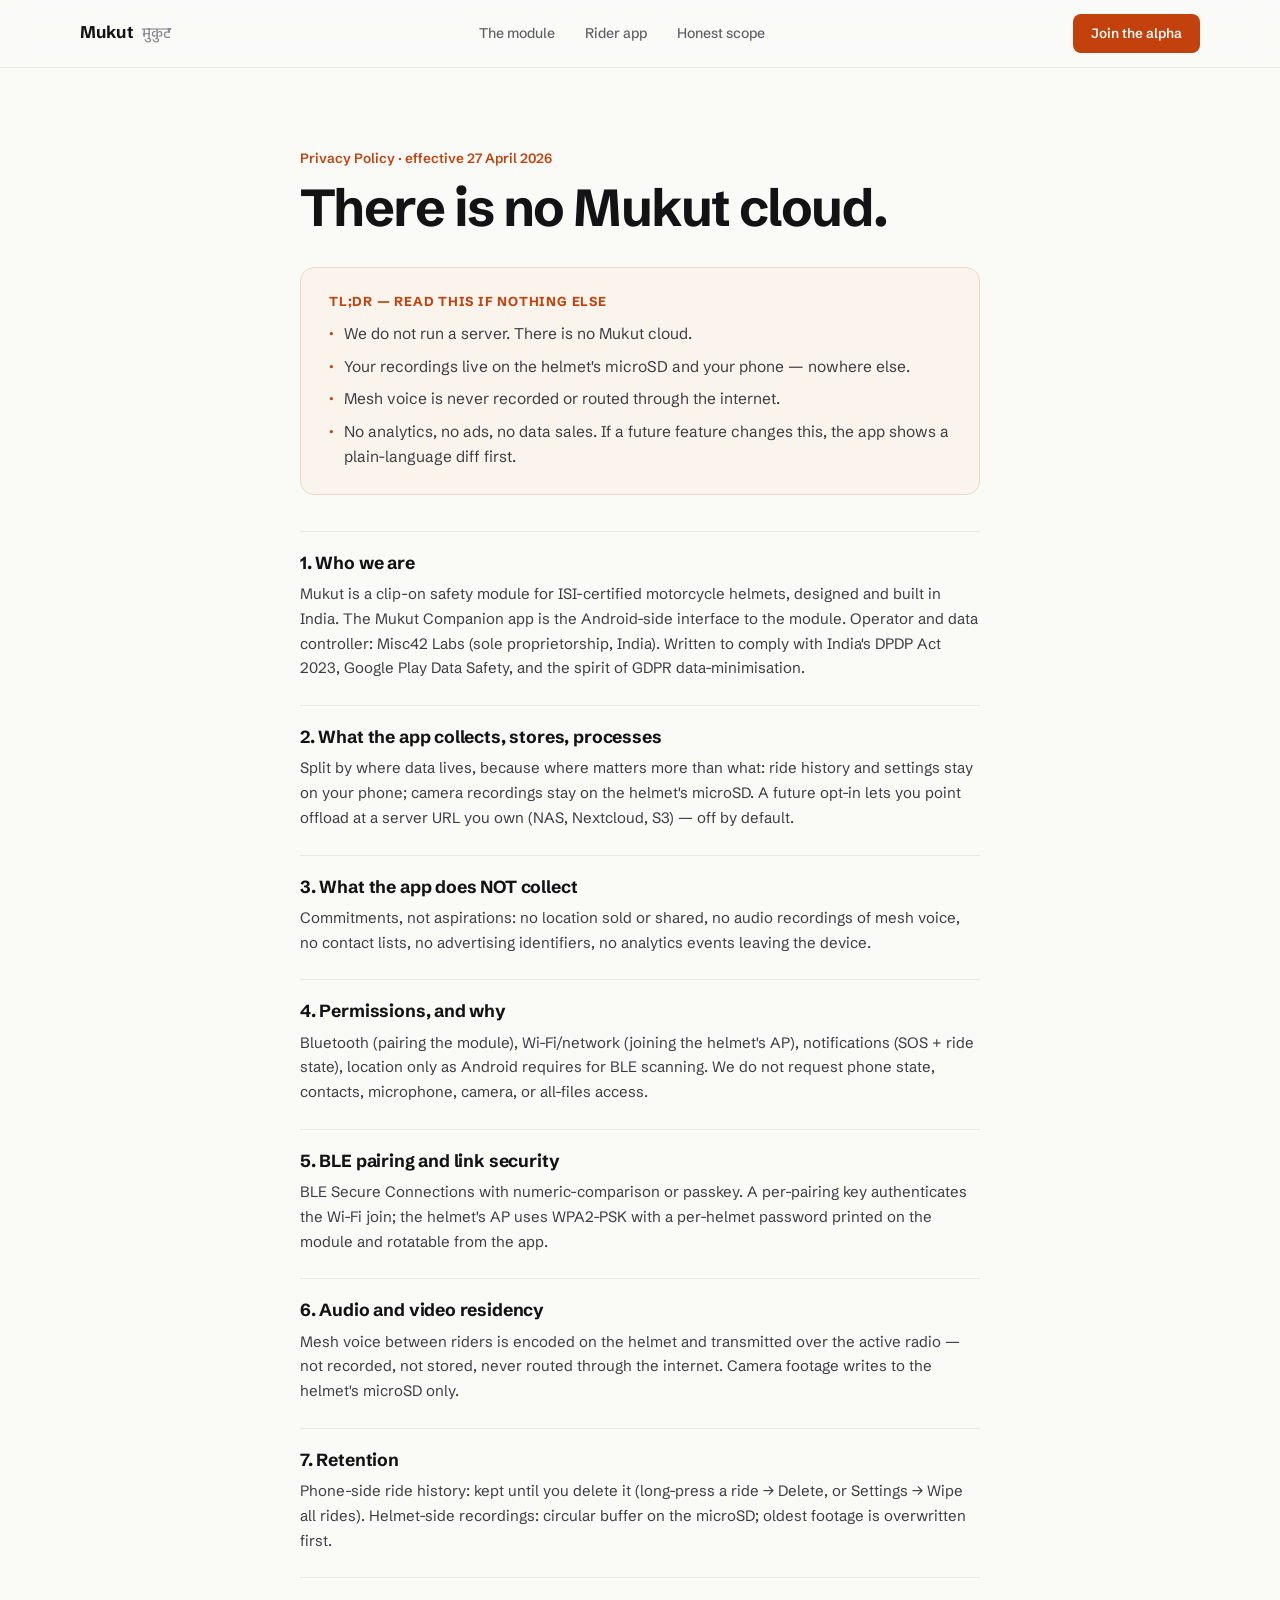
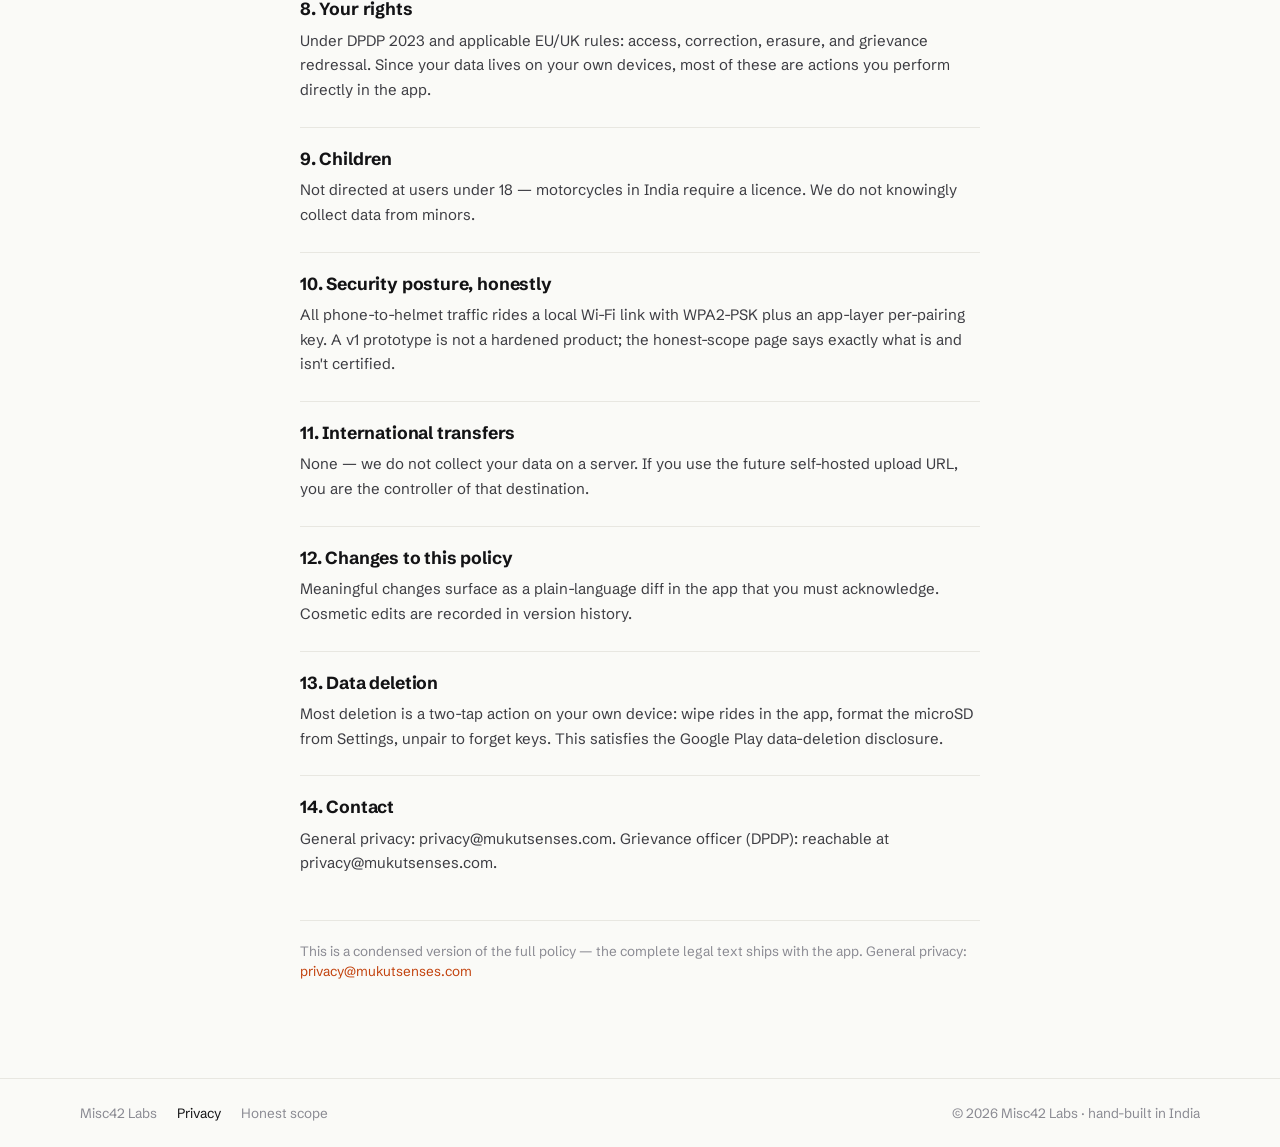
<file: privacy.html>
<!DOCTYPE html>
<html lang="en">
<head>
<meta charset="UTF-8">
<meta name="viewport" content="width=device-width, initial-scale=1, viewport-fit=cover">
<title>Mukut · Privacy Policy</title>
<meta name="description" content="Mukut privacy policy. No cloud, no analytics, no ad SDKs. Data stays on your helmet + phone.">
<link rel="preconnect" href="https://fonts.googleapis.com">
<link rel="preconnect" href="https://fonts.gstatic.com" crossorigin>
<link href="https://fonts.googleapis.com/css2?family=Schibsted+Grotesk:wght@400;500;600;700&family=Anek+Devanagari:wght@400;500;600&display=swap" rel="stylesheet">
<style>
  :root {
    --paper: #FAFAF7;
    --surface: #FFFFFF;
    --ink: #131315;
    --ink-muted: #5F5F66;
    --ink-faint: #8A8A92;
    --rule: #E8E7E1;
    --saffron: #C2410C;
    --saffron-hover: #9A3412;
    --honest-bg: #FBF4EC;
    --honest-border: #EAD9C9;
  }
  * { box-sizing: border-box; margin: 0; padding: 0; }
  html, body { background: var(--paper); color: var(--ink); }
  body { font-family: 'Schibsted Grotesk', system-ui, sans-serif; line-height: 1.5; -webkit-font-smoothing: antialiased; }
  a { color: inherit; }
  ::selection { background: rgba(194,65,12,0.14); }
  .deva { font-family: 'Anek Devanagari', sans-serif; }
  .wrap { max-width: 1200px; margin: 0 auto; padding: 0 40px; }

  .nav { position: sticky; top: 0; z-index: 20; height: 68px; backdrop-filter: blur(12px); background: rgba(250,250,247,0.88); border-bottom: 1px solid var(--rule); }
  .nav .wrap { height: 100%; display: flex; align-items: center; justify-content: space-between; }
  .brand { display: flex; align-items: baseline; gap: 10px; color: var(--ink); text-decoration: none; font-weight: 700; font-size: 17px; letter-spacing: -0.02em; }
  .brand .deva { font-size: 15px; font-weight: 500; color: var(--ink-faint); }
  .nav-links { display: flex; gap: 30px; font-size: 14px; font-weight: 500; }
  .nav-links a { color: var(--ink-muted); text-decoration: none; transition: color 0.15s; }
  .nav-links a:hover { color: var(--ink); }
  .nav-cta { font-size: 13.5px; font-weight: 600; color: var(--paper); background: var(--saffron); padding: 9px 18px; border-radius: 8px; text-decoration: none; transition: background 0.15s; }
  .nav-cta:hover { background: var(--saffron-hover); }

  .doc { max-width: 760px; margin: 0 auto; padding: 80px 40px 96px; }
  .doc-meta { margin: 0 0 12px; font-size: 13.5px; font-weight: 600; color: var(--saffron); }
  .doc h1 { margin: 0; font-size: clamp(36px, 4.2vw, 52px); line-height: 1.06; letter-spacing: -0.03em; font-weight: 700; }

  .tldr { margin-top: 32px; border: 1px solid var(--honest-border); background: var(--honest-bg); border-radius: 14px; padding: 24px 28px; }
  .tldr-tag { margin: 0 0 10px; font-size: 13px; font-weight: 700; letter-spacing: 0.06em; text-transform: uppercase; color: var(--saffron); }
  .tldr ul { list-style: none; display: grid; gap: 8px; font-size: 15.5px; line-height: 1.6; color: #3C3C42; }
  .tldr li { display: flex; gap: 10px; }
  .tldr li::before { content: "·"; color: var(--saffron); font-weight: 700; }

  .doc-sections { margin-top: 36px; display: grid; gap: 24px; }
  .doc-sections > div { border-top: 1px solid var(--rule); padding-top: 18px; }
  .doc-sections h2 { margin: 0; font-size: 17.5px; font-weight: 700; letter-spacing: -0.01em; }
  .doc-sections p { margin: 6px 0 0; font-size: 15px; line-height: 1.65; color: #3C3C42; }

  .doc-footnote { margin: 44px 0 0; border-top: 1px solid var(--rule); padding-top: 20px; font-size: 13.5px; color: var(--ink-faint); }
  .doc-footnote a { color: var(--saffron); text-decoration: none; }
  .doc-footnote a:hover { text-decoration: underline; }

  .foot { border-top: 1px solid var(--rule); }
  .foot .wrap { padding: 24px 40px; display: flex; justify-content: space-between; align-items: center; font-size: 13.5px; color: var(--ink-faint); flex-wrap: wrap; gap: 12px; }
  .foot nav { display: flex; gap: 20px; flex-wrap: wrap; }
  .foot nav a { color: var(--ink-faint); text-decoration: none; transition: color 0.15s; }
  .foot nav a:hover { color: var(--ink); }
  .foot nav a.current { color: var(--ink); }

  @media (max-width: 820px) {
    .nav-links { display: none; }
    .doc { padding: 56px 24px 72px; }
  }
</style>
</head>
<body>

<header class="nav">
  <div class="wrap">
    <a class="brand" href="index.html">
      <span>Mukut</span>
      <span class="deva">मुकुट</span>
    </a>
    <nav class="nav-links">
      <a href="index.html#module">The module</a>
      <a href="index.html#app">Rider app</a>
      <a href="index.html#honest">Honest scope</a>
    </nav>
    <!-- TODO: replace with real email after Mukut domain is locked -->
    <a class="nav-cta" href="mailto:waitlist@TODO.in?subject=Mukut%20friends-alpha">Join the alpha</a>
  </div>
</header>

<main class="doc">
  <p class="doc-meta">Privacy Policy · effective 27 April 2026</p>
  <h1>There is no Mukut cloud.</h1>

  <div class="tldr">
    <p class="tldr-tag">TL;DR — read this if nothing else</p>
    <ul>
      <li>We do not run a server. There is no Mukut cloud.</li>
      <li>Your recordings live on the helmet's microSD and your phone — nowhere else.</li>
      <li>Mesh voice is never recorded or routed through the internet.</li>
      <li>No analytics, no ads, no data sales. If a future feature changes this, the app shows a plain-language diff first.</li>
    </ul>
  </div>

  <div class="doc-sections">
    <div><h2>1. Who we are</h2><p>Mukut is a clip-on safety module for ISI-certified motorcycle helmets, designed and built in India. The Mukut Companion app is the Android-side interface to the module. Operator and data controller: Misc42 Labs (sole proprietorship, India). Written to comply with India's DPDP Act 2023, Google Play Data Safety, and the spirit of GDPR data-minimisation.</p></div>
    <div><h2>2. What the app collects, stores, processes</h2><p>Split by where data lives, because where matters more than what: ride history and settings stay on your phone; camera recordings stay on the helmet's microSD. A future opt-in lets you point offload at a server URL you own (NAS, Nextcloud, S3) — off by default.</p></div>
    <div><h2>3. What the app does NOT collect</h2><p>Commitments, not aspirations: no location sold or shared, no audio recordings of mesh voice, no contact lists, no advertising identifiers, no analytics events leaving the device.</p></div>
    <div><h2>4. Permissions, and why</h2><p>Bluetooth (pairing the module), Wi-Fi/network (joining the helmet's AP), notifications (SOS + ride state), location only as Android requires for BLE scanning. We do not request phone state, contacts, microphone, camera, or all-files access.</p></div>
    <div><h2>5. BLE pairing and link security</h2><p>BLE Secure Connections with numeric-comparison or passkey. A per-pairing key authenticates the Wi-Fi join; the helmet's AP uses WPA2-PSK with a per-helmet password printed on the module and rotatable from the app.</p></div>
    <div><h2>6. Audio and video residency</h2><p>Mesh voice between riders is encoded on the helmet and transmitted over the active radio — not recorded, not stored, never routed through the internet. Camera footage writes to the helmet's microSD only.</p></div>
    <div><h2>7. Retention</h2><p>Phone-side ride history: kept until you delete it (long-press a ride → Delete, or Settings → Wipe all rides). Helmet-side recordings: circular buffer on the microSD; oldest footage is overwritten first.</p></div>
    <div><h2>8. Your rights</h2><p>Under DPDP 2023 and applicable EU/UK rules: access, correction, erasure, and grievance redressal. Since your data lives on your own devices, most of these are actions you perform directly in the app.</p></div>
    <div><h2>9. Children</h2><p>Not directed at users under 18 — motorcycles in India require a licence. We do not knowingly collect data from minors.</p></div>
    <div><h2>10. Security posture, honestly</h2><p>All phone-to-helmet traffic rides a local Wi-Fi link with WPA2-PSK plus an app-layer per-pairing key. A v1 prototype is not a hardened product; the honest-scope page says exactly what is and isn't certified.</p></div>
    <div><h2>11. International transfers</h2><p>None — we do not collect your data on a server. If you use the future self-hosted upload URL, you are the controller of that destination.</p></div>
    <div><h2>12. Changes to this policy</h2><p>Meaningful changes surface as a plain-language diff in the app that you must acknowledge. Cosmetic edits are recorded in version history.</p></div>
    <div><h2>13. Data deletion</h2><p>Most deletion is a two-tap action on your own device: wipe rides in the app, format the microSD from Settings, unpair to forget keys. This satisfies the Google Play data-deletion disclosure.</p></div>
    <div><h2>14. Contact</h2><p>General privacy: privacy@mukutsenses.com. Grievance officer (DPDP): reachable at privacy@mukutsenses.com.</p></div>
  </div>

  <p class="doc-footnote">This is a condensed version of the full policy — the complete legal text ships with the app. General privacy: <a href="mailto:privacy@mukutsenses.com">privacy@mukutsenses.com</a></p>
</main>

<footer class="foot">
  <div class="wrap">
    <nav>
      <a href="https://misc42.github.io/misc42labs/">Misc42 Labs</a>
      <a href="privacy.html" class="current">Privacy</a>
      <a href="index.html#honest">Honest scope</a>
    </nav>
    <span>© 2026 Misc42 Labs · hand-built in India</span>
  </div>
</footer>

</body>
</html>
</file>
